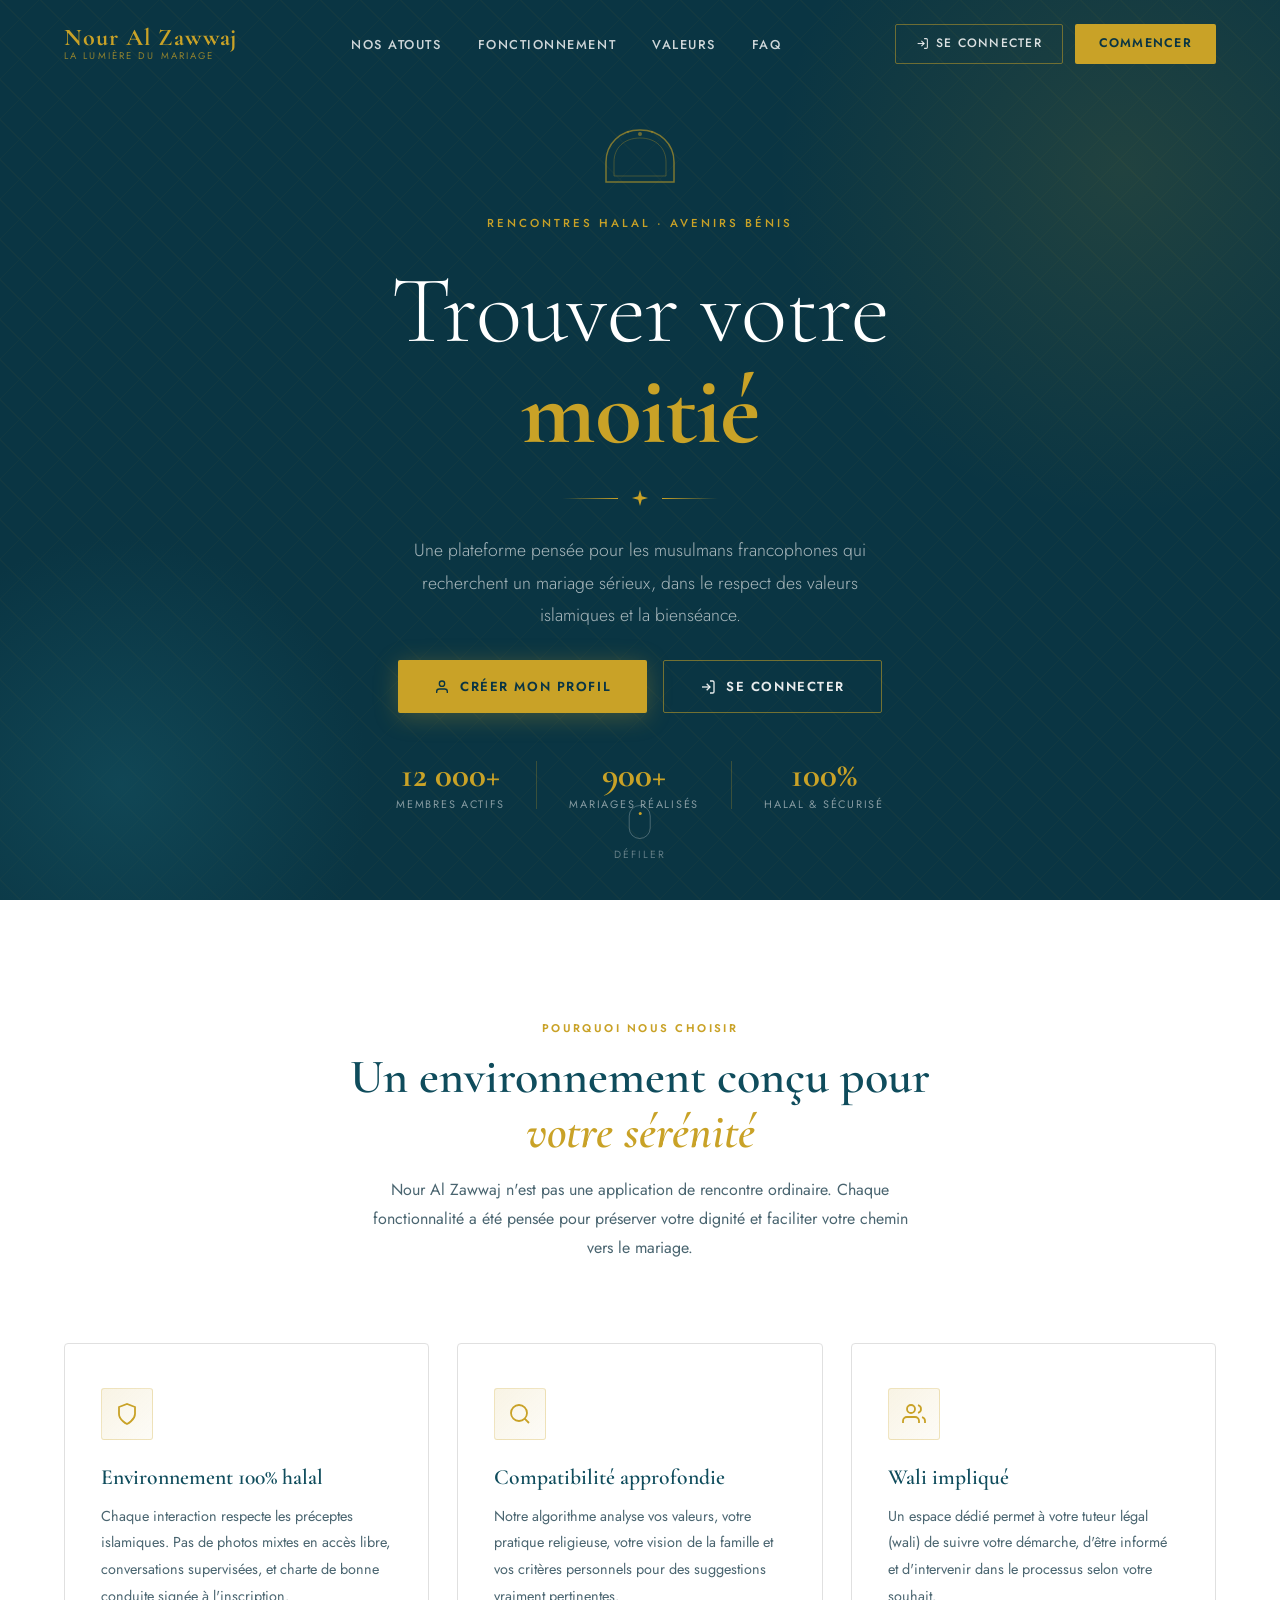
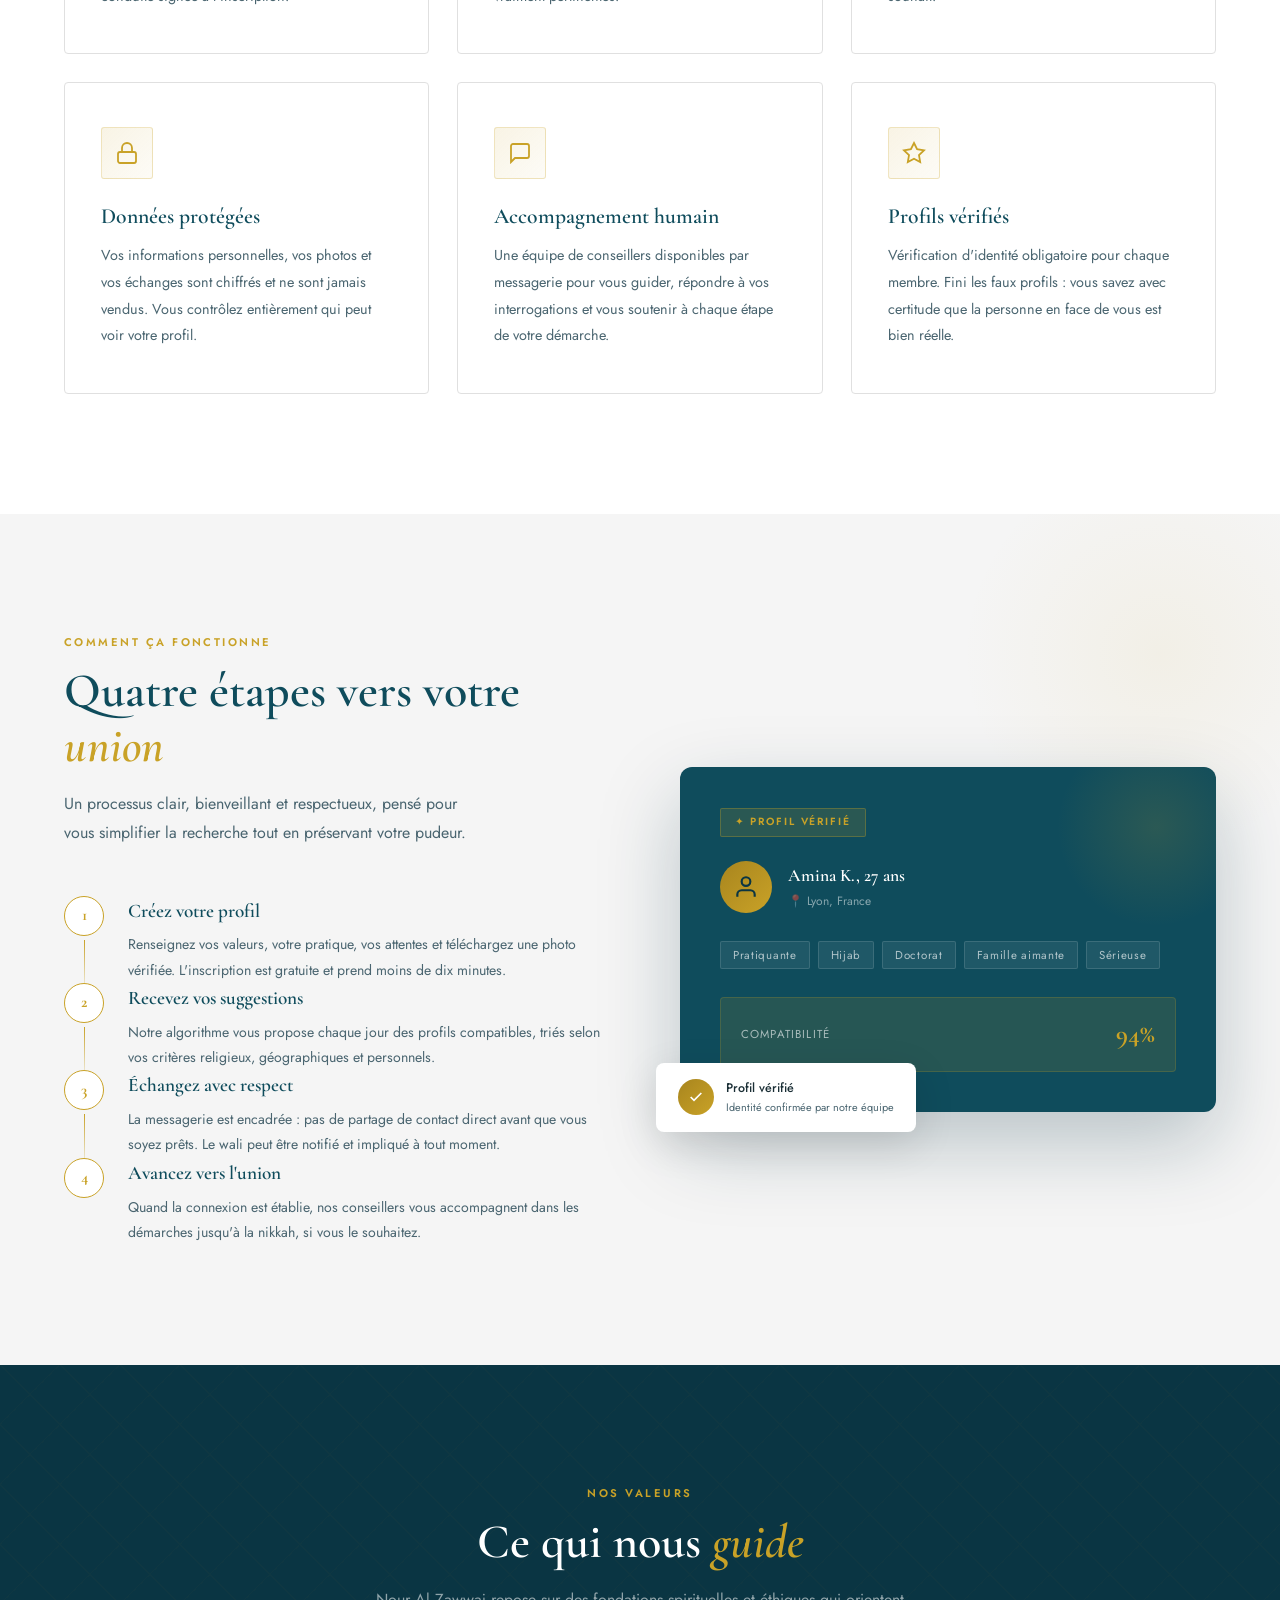
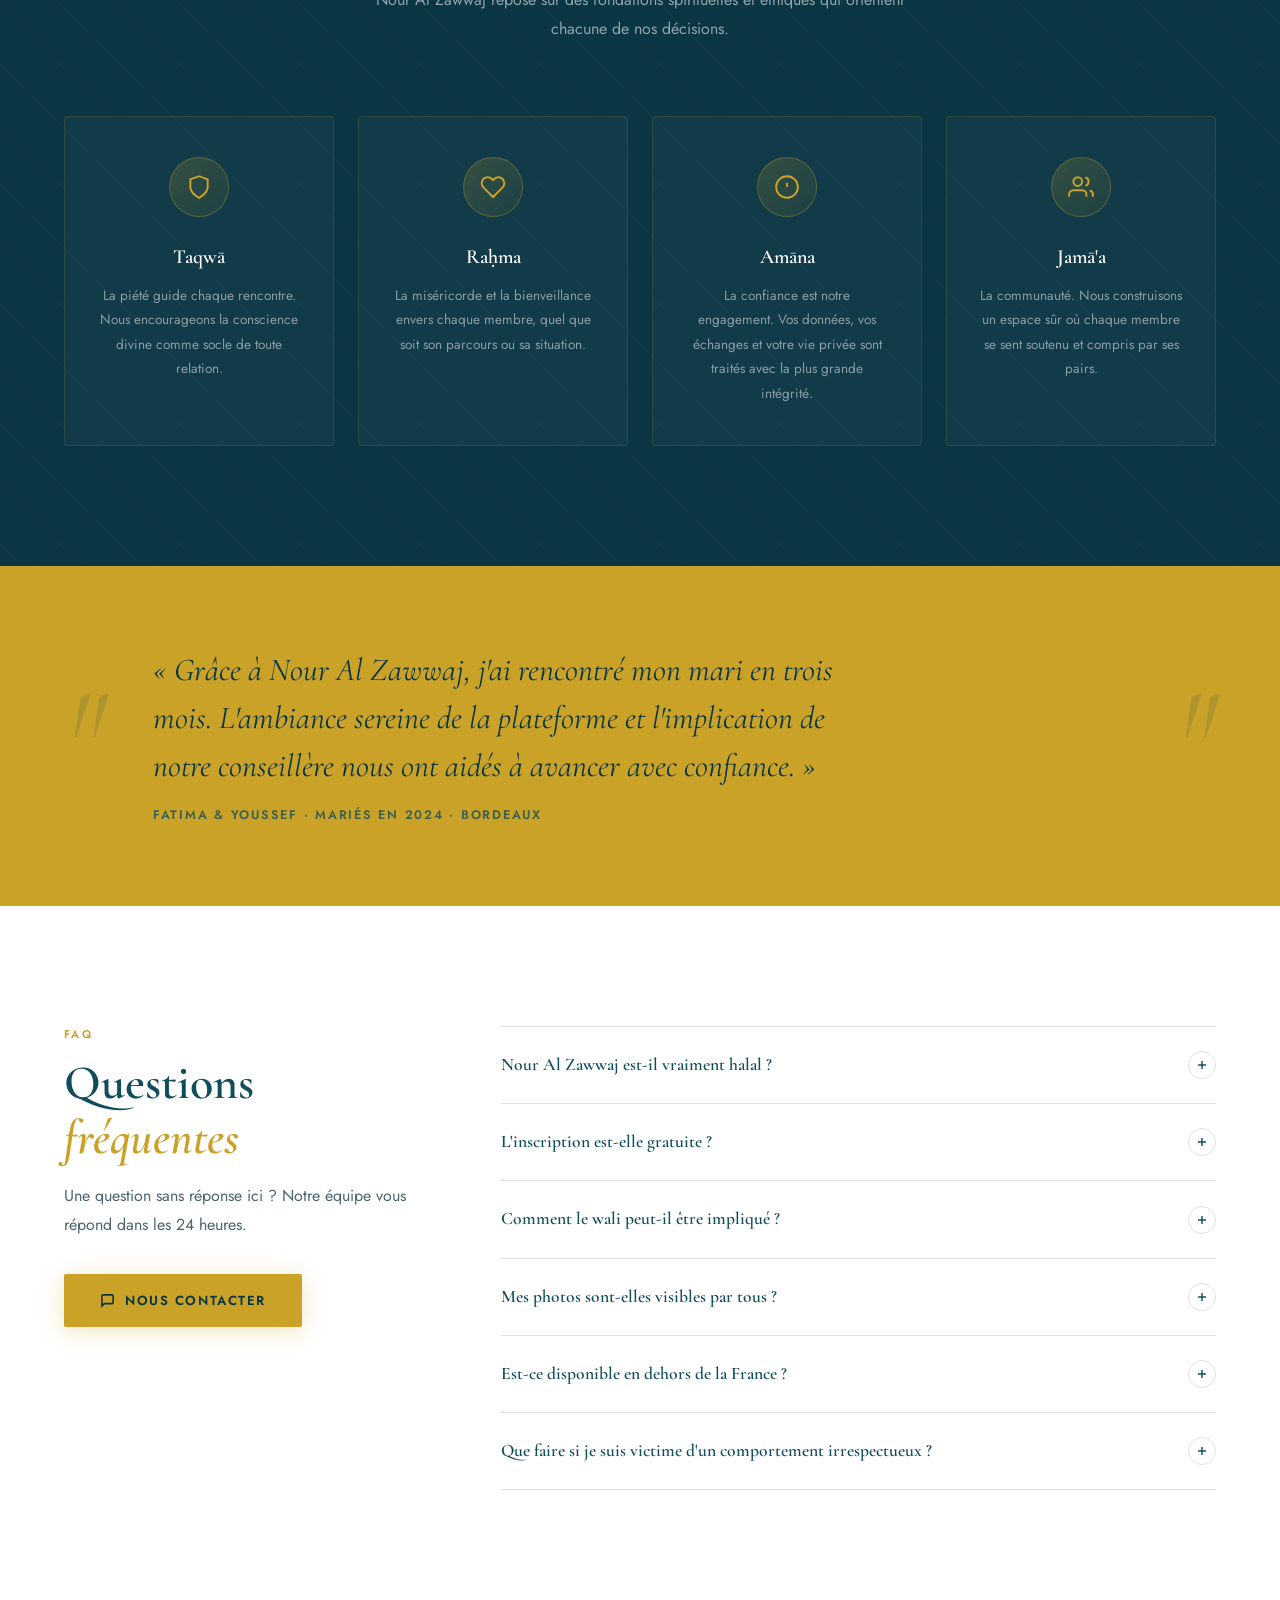
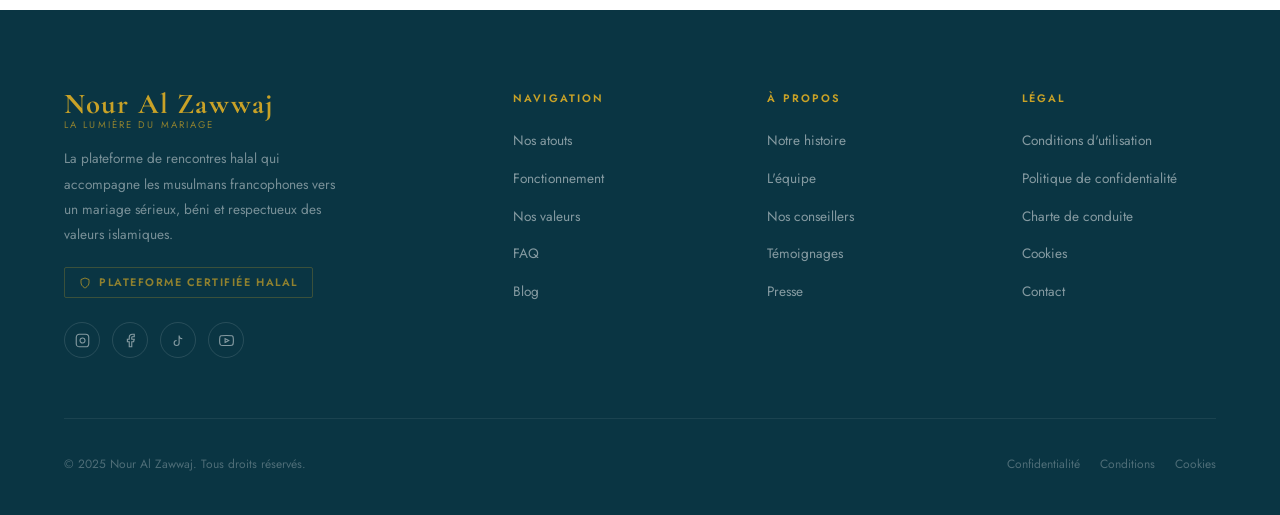
<file: index.html>
<!DOCTYPE html>
<html lang="fr">
<head>
  <meta charset="UTF-8" />
  <meta name="viewport" content="width=device-width, initial-scale=1.0" />
  <title>Nour Al Zawwaj – La Lumière du Mariage</title>
  <link rel="preconnect" href="https://fonts.googleapis.com" />
  <link rel="preconnect" href="https://fonts.gstatic.com" crossorigin />
  <link href="https://fonts.googleapis.com/css2?family=Cormorant+Garamond:ital,wght@0,300;0,400;0,600;0,700;1,400&family=Jost:wght@300;400;500;600&display=swap" rel="stylesheet" />

  <style>
    :root {
      --petrol:   #0F4C5C;
      --petrol-d: #0a3543;
      --petrol-l: #1a6070;
      --gold:     #C9A227;
      --gold-l:   #e0b93a;
      --gold-d:   #a8851e;
      --white:    #FFFFFF;
      --grey:     #F5F5F5;
      --grey-mid: #e0e0e0;
      --text:     #1a2e35;
      --text-m:   #4a6570;
      --ff-display: 'Cormorant Garamond', Georgia, serif;
      --ff-body:    'Jost', system-ui, sans-serif;
      --ease-out: cubic-bezier(0.22, 1, 0.36, 1);
    }

    *, *::before, *::after { box-sizing: border-box; margin: 0; padding: 0; }
    html { scroll-behavior: smooth; }
    body {
      font-family: var(--ff-body);
      color: var(--text);
      background: var(--white);
      overflow-x: hidden;
      line-height: 1.6;
    }
    img { display: block; max-width: 100%; }
    a { text-decoration: none; color: inherit; }
    ul { list-style: none; }
    button { cursor: pointer; border: none; background: none; font: inherit; }

    .container { width: min(1200px, 90vw); margin-inline: auto; }

    .section-label {
      font-family: var(--ff-body);
      font-size: 0.7rem;
      font-weight: 600;
      letter-spacing: 0.22em;
      text-transform: uppercase;
      color: var(--gold);
      margin-bottom: 12px;
    }
    .section-title {
      font-family: var(--ff-display);
      font-size: clamp(2rem, 4vw, 3rem);
      font-weight: 600;
      line-height: 1.15;
      color: var(--petrol);
    }
    .section-title em { font-style: italic; color: var(--gold); }
    .section-sub {
      font-size: 1rem;
      color: var(--text-m);
      max-width: 560px;
      margin-top: 16px;
      line-height: 1.8;
    }

    .reveal {
      opacity: 0;
      transform: translateY(32px);
      transition: opacity 0.7s var(--ease-out), transform 0.7s var(--ease-out);
    }
    .reveal.visible { opacity: 1; transform: translateY(0); }
    .reveal-delay-1 { transition-delay: 0.1s; }
    .reveal-delay-2 { transition-delay: 0.2s; }
    .reveal-delay-3 { transition-delay: 0.3s; }
    .reveal-delay-4 { transition-delay: 0.4s; }
    @media (prefers-reduced-motion: reduce) {
      .reveal { opacity: 1; transform: none; transition: none; }
    }

    /* ══ NAVBAR ══ */
    #navbar {
      position: fixed;
      top: 0; left: 0; right: 0;
      z-index: 100;
      transition: background 0.4s ease, box-shadow 0.4s ease, padding 0.3s ease;
      padding: 24px 0;
    }
    #navbar.scrolled {
      background: rgba(10, 53, 67, 0.97);
      backdrop-filter: blur(12px);
      box-shadow: 0 2px 32px rgba(0,0,0,0.18);
      padding: 14px 0;
    }
    .nav-inner { display: flex; align-items: center; justify-content: space-between; }
    .nav-logo { display: flex; flex-direction: column; line-height: 1; }
    .nav-logo-name {
      font-family: var(--ff-display);
      font-size: 1.5rem;
      font-weight: 700;
      color: var(--gold);
      letter-spacing: 0.04em;
    }
    .nav-logo-tagline {
      font-size: 0.6rem;
      letter-spacing: 0.22em;
      text-transform: uppercase;
      color: rgba(201,162,39,0.7);
      margin-top: 2px;
    }
    .nav-links { display: flex; align-items: center; gap: 36px; }
    .nav-links a {
      font-size: 0.8rem;
      font-weight: 500;
      letter-spacing: 0.12em;
      text-transform: uppercase;
      color: rgba(255,255,255,0.8);
      transition: color 0.25s;
      position: relative;
    }
    .nav-links a::after {
      content: '';
      position: absolute;
      bottom: -4px; left: 0; right: 100%;
      height: 1px;
      background: var(--gold);
      transition: right 0.3s var(--ease-out);
    }
    .nav-links a:hover { color: var(--gold); }
    .nav-links a:hover::after { right: 0; }

    /* ─── Groupe droite navbar : connexion + CTA ─── */
    .nav-right {
      display: flex;
      align-items: center;
      gap: 12px;
    }
    .nav-login {
      display: inline-flex;
      align-items: center;
      gap: 7px;
      padding: 9px 20px;
      border: 1px solid rgba(201,162,39,0.5);
      color: rgba(255,255,255,0.85);
      font-size: 0.76rem;
      font-weight: 500;
      letter-spacing: 0.1em;
      text-transform: uppercase;
      border-radius: 2px;
      transition: border-color 0.25s, color 0.25s, background 0.25s;
    }
    .nav-login svg { width: 13px; height: 13px; }
    .nav-login:hover {
      border-color: var(--gold);
      color: var(--gold);
      background: rgba(201,162,39,0.06);
    }
    .nav-cta {
      display: inline-flex;
      align-items: center;
      gap: 8px;
      padding: 10px 24px;
      background: var(--gold);
      color: var(--petrol-d);
      font-size: 0.78rem;
      font-weight: 600;
      letter-spacing: 0.1em;
      text-transform: uppercase;
      border-radius: 2px;
      transition: background 0.25s, transform 0.2s;
    }
    .nav-cta:hover { background: var(--gold-l); transform: translateY(-1px); }

    /* Hamburger */
    .nav-burger {
      display: none;
      flex-direction: column;
      gap: 5px;
      padding: 6px;
    }
    .nav-burger span {
      display: block;
      width: 26px; height: 2px;
      background: var(--gold);
      border-radius: 2px;
      transition: transform 0.3s, opacity 0.3s;
    }
    .nav-burger.open span:nth-child(1) { transform: translateY(7px) rotate(45deg); }
    .nav-burger.open span:nth-child(2) { opacity: 0; }
    .nav-burger.open span:nth-child(3) { transform: translateY(-7px) rotate(-45deg); }

    /* Menu mobile */
    .nav-mobile {
      display: none;
      position: fixed;
      inset: 0;
      background: var(--petrol-d);
      z-index: 99;
      flex-direction: column;
      align-items: center;
      justify-content: center;
      gap: 36px;
      opacity: 0;
      pointer-events: none;
      transition: opacity 0.3s;
    }
    .nav-mobile.open { opacity: 1; pointer-events: all; }
    .nav-mobile a {
      font-family: var(--ff-display);
      font-size: 2rem;
      font-weight: 400;
      color: var(--white);
      letter-spacing: 0.06em;
      transition: color 0.2s;
    }
    .nav-mobile a:hover { color: var(--gold); }

    /* Séparateur menu mobile */
    .nav-mobile-sep {
      width: 40px;
      height: 1px;
      background: rgba(201,162,39,0.25);
    }

    /* Bouton connexion dans le menu mobile */
    .nav-mobile-login {
      display: inline-flex;
      align-items: center;
      gap: 10px;
      padding: 14px 40px;
      border: 1.5px solid rgba(201,162,39,0.5);
      color: var(--gold);
      font-family: var(--ff-body);
      font-size: 0.85rem;
      font-weight: 600;
      letter-spacing: 0.14em;
      text-transform: uppercase;
      border-radius: 2px;
      transition: background 0.25s, border-color 0.25s;
    }
    .nav-mobile-login:hover { background: rgba(201,162,39,0.08); border-color: var(--gold); }
    .nav-mobile-login svg { width: 16px; height: 16px; }

    .nav-mobile .nav-cta {
      font-family: var(--ff-body);
      font-size: 0.85rem;
      padding: 14px 36px;
    }

    @media (max-width: 768px) {
      .nav-links { display: none; }
      .nav-right { display: none; }
      .nav-burger { display: flex; }
      .nav-mobile { display: flex; }
    }

    /* ══ HERO ══ */
    #hero {
      min-height: 100svh;
      background: var(--petrol-d);
      display: flex;
      align-items: center;
      justify-content: center;
      position: relative;
      overflow: hidden;
      padding: 120px 0 80px;
    }
    .hero-bg { position: absolute; inset: 0; overflow: hidden; }
    .hero-bg::before {
      content: '';
      position: absolute;
      top: -20%; right: -15%;
      width: 700px; height: 700px;
      border-radius: 50%;
      background: radial-gradient(circle, rgba(201,162,39,0.12) 0%, transparent 70%);
    }
    .hero-bg::after {
      content: '';
      position: absolute;
      bottom: -15%; left: -10%;
      width: 500px; height: 500px;
      border-radius: 50%;
      background: radial-gradient(circle, rgba(26,96,112,0.4) 0%, transparent 70%);
    }
    .hero-lattice {
      position: absolute;
      inset: 0;
      opacity: 0.04;
      background-image:
        repeating-linear-gradient(45deg, var(--gold) 0, var(--gold) 1px, transparent 0, transparent 50%),
        repeating-linear-gradient(-45deg, var(--gold) 0, var(--gold) 1px, transparent 0, transparent 50%);
      background-size: 40px 40px;
    }
    .hero-inner {
      position: relative;
      z-index: 2;
      text-align: center;
      display: flex;
      flex-direction: column;
      align-items: center;
      gap: 28px;
    }
    .hero-arch { width: 80px; opacity: 0.9; }
    .hero-eyebrow {
      font-size: 0.72rem;
      font-weight: 500;
      letter-spacing: 0.26em;
      text-transform: uppercase;
      color: var(--gold);
    }
    .hero-title {
      font-family: var(--ff-display);
      font-size: clamp(3rem, 8vw, 6rem);
      font-weight: 300;
      color: var(--white);
      line-height: 1.05;
      letter-spacing: -0.01em;
    }
    .hero-title strong { font-weight: 700; color: var(--gold); display: block; }
    .hero-subtitle {
      font-size: clamp(0.9rem, 2vw, 1.1rem);
      color: rgba(255,255,255,0.65);
      max-width: 500px;
      line-height: 1.85;
      font-weight: 300;
    }
    .hero-divider { display: flex; align-items: center; gap: 14px; }
    .hero-divider-line { width: 56px; height: 1px; background: linear-gradient(90deg, transparent, var(--gold)); }
    .hero-divider-line:last-child { background: linear-gradient(90deg, var(--gold), transparent); }
    .hero-divider svg { color: var(--gold); }

    .hero-actions { display: flex; gap: 16px; flex-wrap: wrap; justify-content: center; }

    .btn-primary {
      display: inline-flex;
      align-items: center;
      gap: 10px;
      padding: 16px 36px;
      background: var(--gold);
      color: var(--petrol-d);
      font-size: 0.82rem;
      font-weight: 600;
      letter-spacing: 0.12em;
      text-transform: uppercase;
      border-radius: 2px;
      transition: background 0.25s, transform 0.2s, box-shadow 0.25s;
      box-shadow: 0 4px 24px rgba(201,162,39,0.3);
    }
    .btn-primary:hover {
      background: var(--gold-l);
      transform: translateY(-2px);
      box-shadow: 0 8px 32px rgba(201,162,39,0.4);
    }

    /* ─── Bouton connexion hero ─── */
    .btn-login {
      display: inline-flex;
      align-items: center;
      gap: 10px;
      padding: 15px 36px;
      border: 1.5px solid rgba(201,162,39,0.55);
      color: rgba(255,255,255,0.9);
      font-size: 0.82rem;
      font-weight: 600;
      letter-spacing: 0.12em;
      text-transform: uppercase;
      border-radius: 2px;
      transition: border-color 0.25s, color 0.25s, background 0.25s, transform 0.2s;
    }
    .btn-login:hover {
      border-color: var(--gold);
      color: var(--gold);
      background: rgba(201,162,39,0.07);
      transform: translateY(-2px);
    }
    .btn-login svg { width: 16px; height: 16px; }

    .hero-stats { display: flex; gap: 32px; flex-wrap: wrap; justify-content: center; margin-top: 16px; }
    .hero-stat { text-align: center; }
    .hero-stat-num {
      font-family: var(--ff-display);
      font-size: 2.2rem;
      font-weight: 700;
      color: var(--gold);
      line-height: 1;
    }
    .hero-stat-label {
      font-size: 0.68rem;
      letter-spacing: 0.16em;
      text-transform: uppercase;
      color: rgba(255,255,255,0.5);
      margin-top: 4px;
    }
    .hero-stat-sep { width: 1px; height: 48px; background: rgba(201,162,39,0.25); align-self: center; }

    .scroll-indicator {
      position: absolute;
      bottom: 36px;
      left: 50%;
      transform: translateX(-50%);
      display: flex;
      flex-direction: column;
      align-items: center;
      gap: 8px;
      color: rgba(255,255,255,0.35);
      font-size: 0.65rem;
      letter-spacing: 0.2em;
      text-transform: uppercase;
    }
    .scroll-mouse { width: 22px; height: 34px; border: 1.5px solid rgba(255,255,255,0.25); border-radius: 11px; display: flex; justify-content: center; padding-top: 6px; }
    .scroll-dot { width: 3px; height: 3px; border-radius: 50%; background: var(--gold); animation: scrollBounce 2s infinite; }
    @keyframes scrollBounce {
      0%,100% { transform: translateY(0); opacity:1; }
      50%      { transform: translateY(8px); opacity:0.3; }
    }

    /* ══ POURQUOI ══ */
    #pourquoi { padding: 120px 0; background: var(--white); }
    .pourquoi-header { text-align: center; margin-bottom: 80px; }
    .cards-grid { display: grid; grid-template-columns: repeat(auto-fit, minmax(280px, 1fr)); gap: 28px; }
    .card {
      padding: 44px 36px;
      border: 1px solid var(--grey-mid);
      border-radius: 4px;
      position: relative;
      overflow: hidden;
      transition: border-color 0.3s, transform 0.35s var(--ease-out), box-shadow 0.35s;
      background: var(--white);
    }
    .card::before {
      content: '';
      position: absolute;
      bottom: 0; left: 0; right: 0;
      height: 3px;
      background: linear-gradient(90deg, var(--gold-d), var(--gold-l));
      transform: scaleX(0);
      transform-origin: left;
      transition: transform 0.4s var(--ease-out);
    }
    .card:hover { border-color: rgba(201,162,39,0.3); transform: translateY(-6px); box-shadow: 0 20px 60px rgba(15,76,92,0.1); }
    .card:hover::before { transform: scaleX(1); }
    .card-icon {
      width: 52px; height: 52px;
      background: linear-gradient(135deg, rgba(201,162,39,0.12), rgba(201,162,39,0.04));
      border: 1px solid rgba(201,162,39,0.25);
      border-radius: 3px;
      display: flex; align-items: center; justify-content: center;
      margin-bottom: 24px;
      color: var(--gold);
    }
    .card-icon svg { width: 24px; height: 24px; }
    .card-title { font-family: var(--ff-display); font-size: 1.35rem; font-weight: 600; color: var(--petrol); margin-bottom: 12px; line-height: 1.25; }
    .card-body { font-size: 0.9rem; color: var(--text-m); line-height: 1.85; }

    /* ══ COMMENT ══ */
    #comment { padding: 120px 0; background: var(--grey); position: relative; overflow: hidden; }
    #comment::before {
      content: '';
      position: absolute;
      top: -60px; right: -80px;
      width: 400px; height: 400px;
      border-radius: 50%;
      background: radial-gradient(circle, rgba(201,162,39,0.07) 0%, transparent 70%);
      pointer-events: none;
    }
    .comment-inner { display: grid; grid-template-columns: 1fr 1fr; gap: 80px; align-items: center; }
    .comment-left .section-sub { max-width: 420px; }
    .steps { display: flex; flex-direction: column; gap: 0; margin-top: 48px; }
    .step { display: flex; gap: 24px; position: relative; }
    .step:not(:last-child) .step-connector {
      position: absolute;
      left: 20px; top: 44px; bottom: -12px;
      width: 1px;
      background: linear-gradient(180deg, var(--gold), transparent);
    }
    .step-num {
      flex-shrink: 0;
      width: 40px; height: 40px;
      border: 1.5px solid var(--gold);
      border-radius: 50%;
      display: flex; align-items: center; justify-content: center;
      font-family: var(--ff-display);
      font-size: 1rem;
      font-weight: 700;
      color: var(--gold);
      background: var(--white);
      position: relative; z-index: 1;
    }
    .step-content { padding-bottom: 40px; }
    .step-content:last-child { padding-bottom: 0; }
    .step-title { font-family: var(--ff-display); font-size: 1.2rem; font-weight: 600; color: var(--petrol); margin-bottom: 6px; }
    .step-desc { font-size: 0.88rem; color: var(--text-m); line-height: 1.8; }
    .comment-visual { position: relative; }
    .comment-card-mock {
      background: var(--petrol);
      border-radius: 12px;
      padding: 40px;
      position: relative;
      overflow: hidden;
      box-shadow: 0 32px 80px rgba(10,53,67,0.25);
    }
    .comment-card-mock::before {
      content: '';
      position: absolute;
      top: -40px; right: -40px;
      width: 200px; height: 200px;
      border-radius: 50%;
      background: radial-gradient(circle, rgba(201,162,39,0.15), transparent 70%);
    }
    .mock-badge {
      display: inline-block;
      background: rgba(201,162,39,0.15);
      border: 1px solid rgba(201,162,39,0.3);
      color: var(--gold);
      font-size: 0.65rem;
      font-weight: 600;
      letter-spacing: 0.18em;
      text-transform: uppercase;
      padding: 5px 14px;
      border-radius: 2px;
      margin-bottom: 24px;
    }
    .mock-profile { display: flex; align-items: center; gap: 16px; margin-bottom: 28px; }
    .mock-avatar {
      width: 52px; height: 52px;
      border-radius: 50%;
      background: linear-gradient(135deg, var(--gold-d), var(--gold));
      display: flex; align-items: center; justify-content: center;
      color: var(--petrol-d);
    }
    .mock-avatar svg { width: 26px; height: 26px; }
    .mock-name { font-family: var(--ff-display); font-size: 1.1rem; color: var(--white); font-weight: 600; }
    .mock-loc { font-size: 0.75rem; color: rgba(255,255,255,0.5); margin-top: 2px; }
    .mock-tags { display: flex; flex-wrap: wrap; gap: 8px; margin-bottom: 28px; }
    .mock-tag {
      padding: 4px 12px;
      background: rgba(255,255,255,0.07);
      border: 1px solid rgba(255,255,255,0.12);
      border-radius: 2px;
      font-size: 0.72rem;
      color: rgba(255,255,255,0.65);
      letter-spacing: 0.06em;
    }
    .mock-compat {
      display: flex; align-items: center; justify-content: space-between;
      padding: 16px 20px;
      background: rgba(201,162,39,0.12);
      border: 1px solid rgba(201,162,39,0.2);
      border-radius: 4px;
    }
    .mock-compat-label { font-size: 0.72rem; color: rgba(255,255,255,0.6); letter-spacing: 0.1em; }
    .mock-compat-val { font-family: var(--ff-display); font-size: 1.6rem; font-weight: 700; color: var(--gold); }
    .comment-float {
      position: absolute;
      bottom: -20px; left: -24px;
      background: var(--white);
      border-radius: 8px;
      padding: 16px 22px;
      box-shadow: 0 12px 40px rgba(0,0,0,0.12);
      display: flex; align-items: center; gap: 12px;
    }
    .float-icon {
      width: 36px; height: 36px;
      background: linear-gradient(135deg, var(--gold-d), var(--gold));
      border-radius: 50%;
      display: flex; align-items: center; justify-content: center;
      color: var(--white);
    }
    .float-icon svg { width: 16px; height: 16px; }
    .float-text { font-size: 0.78rem; color: var(--text); font-weight: 500; }
    .float-text span { display: block; color: var(--text-m); font-size: 0.68rem; font-weight: 400; }
    @media (max-width: 900px) {
      .comment-inner { grid-template-columns: 1fr; gap: 60px; }
      .comment-visual { order: -1; }
    }

    /* ══ VALEURS ══ */
    #valeurs { padding: 120px 0; background: var(--petrol-d); position: relative; overflow: hidden; }
    #valeurs::before {
      content: '';
      position: absolute;
      inset: 0;
      opacity: 0.025;
      background-image:
        repeating-linear-gradient(45deg, var(--gold) 0, var(--gold) 1px, transparent 0, transparent 50%),
        repeating-linear-gradient(-45deg, var(--gold) 0, var(--gold) 1px, transparent 0, transparent 50%);
      background-size: 60px 60px;
    }
    .valeurs-header { text-align: center; margin-bottom: 72px; }
    .valeurs-header .section-title { color: var(--white); }
    .valeurs-header .section-sub { color: rgba(255,255,255,0.55); margin-inline: auto; text-align: center; }
    .valeurs-grid { display: grid; grid-template-columns: repeat(auto-fit, minmax(220px, 1fr)); gap: 24px; }
    .valeur-card {
      padding: 40px 32px;
      border: 1px solid rgba(201,162,39,0.15);
      border-radius: 4px;
      text-align: center;
      background: rgba(255,255,255,0.03);
      transition: background 0.3s, border-color 0.3s, transform 0.35s var(--ease-out);
      position: relative; overflow: hidden;
    }
    .valeur-card::after {
      content: '';
      position: absolute;
      inset: 0;
      background: radial-gradient(ellipse at center top, rgba(201,162,39,0.08) 0%, transparent 70%);
      opacity: 0;
      transition: opacity 0.35s;
    }
    .valeur-card:hover { background: rgba(255,255,255,0.06); border-color: rgba(201,162,39,0.35); transform: translateY(-4px); }
    .valeur-card:hover::after { opacity: 1; }
    .valeur-icon {
      width: 60px; height: 60px;
      margin: 0 auto 24px;
      border-radius: 50%;
      background: linear-gradient(135deg, rgba(201,162,39,0.2), rgba(201,162,39,0.06));
      border: 1px solid rgba(201,162,39,0.3);
      display: flex; align-items: center; justify-content: center;
      color: var(--gold);
      position: relative; z-index: 1;
    }
    .valeur-icon svg { width: 26px; height: 26px; }
    .valeur-name { font-family: var(--ff-display); font-size: 1.25rem; font-weight: 600; color: var(--white); margin-bottom: 10px; position: relative; z-index: 1; }
    .valeur-desc { font-size: 0.85rem; color: rgba(255,255,255,0.5); line-height: 1.8; position: relative; z-index: 1; }

    /* ══ TÉMOIGNAGE ══ */
    #temoignage { background: var(--gold); padding: 80px 0; overflow: hidden; }
    .temoignage-inner { display: grid; grid-template-columns: auto 1fr auto; align-items: center; gap: 48px; }
    .temoignage-quote { font-family: var(--ff-display); font-size: clamp(1.4rem, 3vw, 2rem); font-style: italic; font-weight: 400; color: var(--petrol-d); line-height: 1.5; max-width: 700px; }
    .temoignage-attr { font-size: 0.78rem; font-weight: 600; letter-spacing: 0.14em; text-transform: uppercase; color: var(--petrol); margin-top: 16px; opacity: 0.75; }
    .temoignage-ornament { font-family: var(--ff-display); font-size: 8rem; line-height: 1; color: rgba(15,76,92,0.15); font-style: italic; user-select: none; }
    @media (max-width: 700px) {
      .temoignage-inner { grid-template-columns: 1fr; text-align: center; }
      .temoignage-ornament { display: none; }
    }

    /* ══ FAQ ══ */
    #faq { padding: 120px 0; background: var(--white); }
    .faq-inner { display: grid; grid-template-columns: 1fr 2fr; gap: 80px; align-items: start; }
    .faq-left { position: sticky; top: 100px; }
    .faq-list { display: flex; flex-direction: column; gap: 0; }
    .faq-item { border-bottom: 1px solid var(--grey-mid); }
    .faq-item:first-child { border-top: 1px solid var(--grey-mid); }
    .faq-q {
      width: 100%;
      text-align: left;
      padding: 24px 0;
      display: flex; align-items: center; justify-content: space-between; gap: 20px;
      font-family: var(--ff-display);
      font-size: 1.1rem;
      font-weight: 600;
      color: var(--petrol);
      background: none;
      cursor: pointer;
      transition: color 0.25s;
    }
    .faq-q:hover { color: var(--gold-d); }
    .faq-q.active { color: var(--gold-d); }
    .faq-icon {
      flex-shrink: 0;
      width: 28px; height: 28px;
      border: 1px solid var(--grey-mid);
      border-radius: 50%;
      display: flex; align-items: center; justify-content: center;
      color: var(--petrol);
      transition: background 0.25s, border-color 0.25s, transform 0.35s var(--ease-out);
    }
    .faq-q.active .faq-icon { background: var(--gold); border-color: var(--gold); color: var(--white); transform: rotate(45deg); }
    .faq-icon svg { width: 14px; height: 14px; }
    .faq-a { overflow: hidden; max-height: 0; transition: max-height 0.45s var(--ease-out); }
    .faq-a.open { max-height: 400px; }
    .faq-a-inner { padding-bottom: 24px; font-size: 0.9rem; color: var(--text-m); line-height: 1.9; }
    @media (max-width: 800px) { .faq-inner { grid-template-columns: 1fr; gap: 48px; } .faq-left { position: static; } }

    /* ══ FOOTER ══ */
    #footer { background: var(--petrol-d); color: rgba(255,255,255,0.6); padding: 80px 0 40px; }
    .footer-top { display: grid; grid-template-columns: 2fr 1fr 1fr 1fr; gap: 60px; padding-bottom: 60px; border-bottom: 1px solid rgba(255,255,255,0.07); }
    .footer-brand .nav-logo-name { font-size: 1.8rem; }
    .footer-brand-desc { font-size: 0.85rem; line-height: 1.85; margin-top: 16px; max-width: 280px; color: rgba(255,255,255,0.45); }
    .footer-socials { display: flex; gap: 12px; margin-top: 24px; }
    .footer-social {
      width: 36px; height: 36px;
      border: 1px solid rgba(255,255,255,0.12);
      border-radius: 50%;
      display: flex; align-items: center; justify-content: center;
      color: rgba(255,255,255,0.5);
      transition: border-color 0.25s, color 0.25s;
    }
    .footer-social:hover { border-color: var(--gold); color: var(--gold); }
    .footer-social svg { width: 15px; height: 15px; }
    .footer-col-title { font-family: var(--ff-body); font-size: 0.68rem; font-weight: 600; letter-spacing: 0.2em; text-transform: uppercase; color: var(--gold); margin-bottom: 20px; }
    .footer-col ul { display: flex; flex-direction: column; gap: 12px; }
    .footer-col ul a { font-size: 0.85rem; color: rgba(255,255,255,0.5); transition: color 0.25s; }
    .footer-col ul a:hover { color: var(--gold); }
    .footer-bottom { display: flex; align-items: center; justify-content: space-between; padding-top: 36px; font-size: 0.75rem; color: rgba(255,255,255,0.28); flex-wrap: wrap; gap: 12px; }
    .footer-bottom-links { display: flex; gap: 20px; }
    .footer-bottom-links a { color: rgba(255,255,255,0.28); transition: color 0.25s; }
    .footer-bottom-links a:hover { color: var(--gold); }
    .halal-badge { display: inline-flex; align-items: center; gap: 8px; padding: 6px 14px; border: 1px solid rgba(201,162,39,0.25); border-radius: 2px; margin-top: 20px; font-size: 0.68rem; font-weight: 600; letter-spacing: 0.14em; text-transform: uppercase; color: rgba(201,162,39,0.7); }
    @media (max-width: 900px) { .footer-top { grid-template-columns: 1fr 1fr; gap: 40px; } }
    @media (max-width: 550px) { .footer-top { grid-template-columns: 1fr; } .footer-bottom { flex-direction: column; text-align: center; } }
    @media (max-width: 600px) { #pourquoi, #comment, #valeurs, #faq { padding: 80px 0; } #temoignage { padding: 60px 0; } }
  </style>
</head>
<body>

<!-- NAVBAR -->
<nav id="navbar">
  <div class="container nav-inner">
    <a href="#" class="nav-logo">
      <span class="nav-logo-name">Nour Al Zawwaj</span>
      <span class="nav-logo-tagline">La lumière du mariage</span>
    </a>

    <ul class="nav-links">
      <li><a href="#pourquoi">Nos atouts</a></li>
      <li><a href="#comment">Fonctionnement</a></li>
      <li><a href="#valeurs">Valeurs</a></li>
      <li><a href="#faq">FAQ</a></li>
    </ul>

    <!-- ── Boutons droite bureau ── -->
    <div class="nav-right">
      <a href="connexion.html" class="nav-login">
        <svg viewBox="0 0 24 24" fill="none" stroke="currentColor" stroke-width="2"><path d="M15 3h4a2 2 0 0 1 2 2v14a2 2 0 0 1-2 2h-4"/><polyline points="10 17 15 12 10 7"/><line x1="15" y1="12" x2="3" y2="12"/></svg>
        Se connecter
      </a>
      <a href="choix.html" class="nav-cta">Commencer</a>
    </div>

    <button class="nav-burger" id="burger" aria-label="Menu">
      <span></span><span></span><span></span>
    </button>
  </div>
</nav>

<!-- Menu mobile -->
<div class="nav-mobile" id="mobile-menu">
  <a href="#pourquoi" class="mobile-link">Nos atouts</a>
  <a href="#comment" class="mobile-link">Fonctionnement</a>
  <a href="#valeurs" class="mobile-link">Valeurs</a>
  <a href="#faq" class="mobile-link">FAQ</a>

  <!-- ── Séparateur ── -->
  <div class="nav-mobile-sep"></div>

  <!-- ── Connexion dans le menu mobile ── -->
  <a href="connexion.html" class="nav-mobile-login mobile-link">
    <svg viewBox="0 0 24 24" fill="none" stroke="currentColor" stroke-width="2"><path d="M15 3h4a2 2 0 0 1 2 2v14a2 2 0 0 1-2 2h-4"/><polyline points="10 17 15 12 10 7"/><line x1="15" y1="12" x2="3" y2="12"/></svg>
    Se connecter
  </a>
  <a href="choix.html" class="nav-cta mobile-link">Créer mon profil</a>
</div>

<!-- HERO -->
<section id="hero">
  <div class="hero-bg"><div class="hero-lattice"></div></div>
  <div class="container hero-inner">
    <svg class="hero-arch reveal" viewBox="0 0 80 60" fill="none">
      <path d="M40 4 C20 4 6 18 6 36 L6 56 L74 56 L74 36 C74 18 60 4 40 4Z" stroke="#C9A227" stroke-width="1.5" fill="none" stroke-opacity="0.6"/>
      <path d="M40 12 C24 12 14 22 14 36 L14 50 L66 50 L66 36 C66 22 56 12 40 12Z" stroke="#C9A227" stroke-width="1" fill="none" stroke-opacity="0.3"/>
      <circle cx="40" cy="8" r="2" fill="#C9A227" fill-opacity="0.5"/>
      <circle cx="28" cy="6" r="1.2" fill="#C9A227" fill-opacity="0.3"/>
      <circle cx="52" cy="6" r="1.2" fill="#C9A227" fill-opacity="0.3"/>
    </svg>

    <p class="hero-eyebrow reveal reveal-delay-1">Rencontres Halal · Avenirs Bénis</p>

    <h1 class="hero-title reveal reveal-delay-2">
      Trouver votre
      <strong>moitié</strong>
    </h1>

    <div class="hero-divider reveal reveal-delay-2">
      <div class="hero-divider-line"></div>
      <svg width="16" height="16" viewBox="0 0 16 16" fill="none">
        <path d="M8 0L9.8 6.2L16 8L9.8 9.8L8 16L6.2 9.8L0 8L6.2 6.2L8 0Z" fill="currentColor"/>
      </svg>
      <div class="hero-divider-line" style="background:linear-gradient(90deg,var(--gold),transparent)"></div>
    </div>

    <p class="hero-subtitle reveal reveal-delay-3">
      Une plateforme pensée pour les musulmans francophones qui recherchent un mariage sérieux, dans le respect des valeurs islamiques et la bienséance.
    </p>

    <div class="hero-actions reveal reveal-delay-4">
      <!-- Créer mon profil -->
      <a href="choix.html" class="btn-primary">
        <svg width="16" height="16" viewBox="0 0 24 24" fill="none" stroke="currentColor" stroke-width="2"><path d="M20 21v-2a4 4 0 0 0-4-4H8a4 4 0 0 0-4 4v2"/><circle cx="12" cy="7" r="4"/></svg>
        Créer mon profil
      </a>
      <!-- ── NOUVEAU : Se connecter ── -->
      <a href="connexion.html" class="btn-login">
        <svg viewBox="0 0 24 24" fill="none" stroke="currentColor" stroke-width="2"><path d="M15 3h4a2 2 0 0 1 2 2v14a2 2 0 0 1-2 2h-4"/><polyline points="10 17 15 12 10 7"/><line x1="15" y1="12" x2="3" y2="12"/></svg>
        Se connecter
      </a>
    </div>

    <div class="hero-stats reveal reveal-delay-4">
      <div class="hero-stat">
        <div class="hero-stat-num">12 000+</div>
        <div class="hero-stat-label">Membres actifs</div>
      </div>
      <div class="hero-stat-sep"></div>
      <div class="hero-stat">
        <div class="hero-stat-num">900+</div>
        <div class="hero-stat-label">Mariages réalisés</div>
      </div>
      <div class="hero-stat-sep"></div>
      <div class="hero-stat">
        <div class="hero-stat-num">100%</div>
        <div class="hero-stat-label">Halal & sécurisé</div>
      </div>
    </div>
  </div>
  <div class="scroll-indicator">
    <div class="scroll-mouse"><div class="scroll-dot"></div></div>
    <span>Défiler</span>
  </div>
</section>

<!-- POURQUOI -->
<section id="pourquoi">
  <div class="container">
    <div class="pourquoi-header">
      <p class="section-label reveal">Pourquoi nous choisir</p>
      <h2 class="section-title reveal reveal-delay-1">Un environnement conçu pour<br><em>votre sérénité</em></h2>
      <p class="section-sub reveal reveal-delay-2" style="margin-inline:auto;text-align:center;">
        Nour Al Zawwaj n'est pas une application de rencontre ordinaire. Chaque fonctionnalité a été pensée pour préserver votre dignité et faciliter votre chemin vers le mariage.
      </p>
    </div>
    <div class="cards-grid">
      <div class="card reveal">
        <div class="card-icon"><svg viewBox="0 0 24 24" fill="none" stroke="currentColor" stroke-width="1.8"><path d="M12 22s8-4 8-10V5l-8-3-8 3v7c0 6 8 10 8 10z"/></svg></div>
        <h3 class="card-title">Environnement 100% halal</h3>
        <p class="card-body">Chaque interaction respecte les préceptes islamiques. Pas de photos mixtes en accès libre, conversations supervisées, et charte de bonne conduite signée à l'inscription.</p>
      </div>
      <div class="card reveal reveal-delay-1">
        <div class="card-icon"><svg viewBox="0 0 24 24" fill="none" stroke="currentColor" stroke-width="1.8"><circle cx="11" cy="11" r="8"/><path d="m21 21-4.35-4.35"/></svg></div>
        <h3 class="card-title">Compatibilité approfondie</h3>
        <p class="card-body">Notre algorithme analyse vos valeurs, votre pratique religieuse, votre vision de la famille et vos critères personnels pour des suggestions vraiment pertinentes.</p>
      </div>
      <div class="card reveal reveal-delay-2">
        <div class="card-icon"><svg viewBox="0 0 24 24" fill="none" stroke="currentColor" stroke-width="1.8"><path d="M17 21v-2a4 4 0 0 0-4-4H5a4 4 0 0 0-4 4v2"/><circle cx="9" cy="7" r="4"/><path d="M23 21v-2a4 4 0 0 0-3-3.87"/><path d="M16 3.13a4 4 0 0 1 0 7.75"/></svg></div>
        <h3 class="card-title">Wali impliqué</h3>
        <p class="card-body">Un espace dédié permet à votre tuteur légal (wali) de suivre votre démarche, d'être informé et d'intervenir dans le processus selon votre souhait.</p>
      </div>
      <div class="card reveal">
        <div class="card-icon"><svg viewBox="0 0 24 24" fill="none" stroke="currentColor" stroke-width="1.8"><rect x="3" y="11" width="18" height="11" rx="2"/><path d="M7 11V7a5 5 0 0 1 10 0v4"/></svg></div>
        <h3 class="card-title">Données protégées</h3>
        <p class="card-body">Vos informations personnelles, vos photos et vos échanges sont chiffrés et ne sont jamais vendus. Vous contrôlez entièrement qui peut voir votre profil.</p>
      </div>
      <div class="card reveal reveal-delay-1">
        <div class="card-icon"><svg viewBox="0 0 24 24" fill="none" stroke="currentColor" stroke-width="1.8"><path d="M21 15a2 2 0 0 1-2 2H7l-4 4V5a2 2 0 0 1 2-2h14a2 2 0 0 1 2 2z"/></svg></div>
        <h3 class="card-title">Accompagnement humain</h3>
        <p class="card-body">Une équipe de conseillers disponibles par messagerie pour vous guider, répondre à vos interrogations et vous soutenir à chaque étape de votre démarche.</p>
      </div>
      <div class="card reveal reveal-delay-2">
        <div class="card-icon"><svg viewBox="0 0 24 24" fill="none" stroke="currentColor" stroke-width="1.8"><polygon points="12 2 15.09 8.26 22 9.27 17 14.14 18.18 21.02 12 17.77 5.82 21.02 7 14.14 2 9.27 8.91 8.26 12 2"/></svg></div>
        <h3 class="card-title">Profils vérifiés</h3>
        <p class="card-body">Vérification d'identité obligatoire pour chaque membre. Fini les faux profils : vous savez avec certitude que la personne en face de vous est bien réelle.</p>
      </div>
    </div>
  </div>
</section>

<!-- COMMENT ÇA FONCTIONNE -->
<section id="comment">
  <div class="container comment-inner">
    <div class="comment-left">
      <p class="section-label reveal">Comment ça fonctionne</p>
      <h2 class="section-title reveal reveal-delay-1">Quatre étapes vers votre <em>union</em></h2>
      <p class="section-sub reveal reveal-delay-2">Un processus clair, bienveillant et respectueux, pensé pour vous simplifier la recherche tout en préservant votre pudeur.</p>
      <div class="steps">
        <div class="step reveal reveal-delay-1">
          <div class="step-num">1</div><div class="step-connector"></div>
          <div class="step-content"><h3 class="step-title">Créez votre profil</h3><p class="step-desc">Renseignez vos valeurs, votre pratique, vos attentes et téléchargez une photo vérifiée. L'inscription est gratuite et prend moins de dix minutes.</p></div>
        </div>
        <div class="step reveal reveal-delay-2">
          <div class="step-num">2</div><div class="step-connector"></div>
          <div class="step-content"><h3 class="step-title">Recevez vos suggestions</h3><p class="step-desc">Notre algorithme vous propose chaque jour des profils compatibles, triés selon vos critères religieux, géographiques et personnels.</p></div>
        </div>
        <div class="step reveal reveal-delay-3">
          <div class="step-num">3</div><div class="step-connector"></div>
          <div class="step-content"><h3 class="step-title">Échangez avec respect</h3><p class="step-desc">La messagerie est encadrée : pas de partage de contact direct avant que vous soyez prêts. Le wali peut être notifié et impliqué à tout moment.</p></div>
        </div>
        <div class="step reveal reveal-delay-4">
          <div class="step-num">4</div>
          <div class="step-content"><h3 class="step-title">Avancez vers l'union</h3><p class="step-desc">Quand la connexion est établie, nos conseillers vous accompagnent dans les démarches jusqu'à la nikkah, si vous le souhaitez.</p></div>
        </div>
      </div>
    </div>
    <div class="comment-visual reveal reveal-delay-2">
      <div class="comment-card-mock">
        <div class="mock-badge">✦ Profil vérifié</div>
        <div class="mock-profile">
          <div class="mock-avatar"><svg viewBox="0 0 24 24" fill="none" stroke="currentColor" stroke-width="2"><path d="M20 21v-2a4 4 0 0 0-4-4H8a4 4 0 0 0-4 4v2"/><circle cx="12" cy="7" r="4"/></svg></div>
          <div><div class="mock-name">Amina K., 27 ans</div><div class="mock-loc">📍 Lyon, France</div></div>
        </div>
        <div class="mock-tags">
          <span class="mock-tag">Pratiquante</span>
          <span class="mock-tag">Hijab</span>
          <span class="mock-tag">Doctorat</span>
          <span class="mock-tag">Famille aimante</span>
          <span class="mock-tag">Sérieuse</span>
        </div>
        <div class="mock-compat">
          <div><div class="mock-compat-label">COMPATIBILITÉ</div></div>
          <div class="mock-compat-val">94%</div>
        </div>
      </div>
      <div class="comment-float">
        <div class="float-icon"><svg viewBox="0 0 24 24" fill="none" stroke="currentColor" stroke-width="2.5"><polyline points="20 6 9 17 4 12"/></svg></div>
        <div class="float-text">Profil vérifié<span>Identité confirmée par notre équipe</span></div>
      </div>
    </div>
  </div>
</section>

<!-- VALEURS -->
<section id="valeurs">
  <div class="container">
    <div class="valeurs-header">
      <p class="section-label reveal">Nos valeurs</p>
      <h2 class="section-title reveal reveal-delay-1">Ce qui nous <em>guide</em></h2>
      <p class="section-sub reveal reveal-delay-2">Nour Al Zawwaj repose sur des fondations spirituelles et éthiques qui orientent chacune de nos décisions.</p>
    </div>
    <div class="valeurs-grid">
      <div class="valeur-card reveal">
        <div class="valeur-icon"><svg viewBox="0 0 24 24" fill="none" stroke="currentColor" stroke-width="1.8"><path d="M12 22s8-4 8-10V5l-8-3-8 3v7c0 6 8 10 8 10z"/></svg></div>
        <h3 class="valeur-name">Taqwā</h3>
        <p class="valeur-desc">La piété guide chaque rencontre. Nous encourageons la conscience divine comme socle de toute relation.</p>
      </div>
      <div class="valeur-card reveal reveal-delay-1">
        <div class="valeur-icon"><svg viewBox="0 0 24 24" fill="none" stroke="currentColor" stroke-width="1.8"><path d="M20.84 4.61a5.5 5.5 0 0 0-7.78 0L12 5.67l-1.06-1.06a5.5 5.5 0 0 0-7.78 7.78l1.06 1.06L12 21.23l7.78-7.78 1.06-1.06a5.5 5.5 0 0 0 0-7.78z"/></svg></div>
        <h3 class="valeur-name">Raḥma</h3>
        <p class="valeur-desc">La miséricorde et la bienveillance envers chaque membre, quel que soit son parcours ou sa situation.</p>
      </div>
      <div class="valeur-card reveal reveal-delay-2">
        <div class="valeur-icon"><svg viewBox="0 0 24 24" fill="none" stroke="currentColor" stroke-width="1.8"><circle cx="12" cy="12" r="10"/><line x1="12" y1="8" x2="12" y2="12"/><line x1="12" y1="16" x2="12.01" y2="16"/></svg></div>
        <h3 class="valeur-name">Amāna</h3>
        <p class="valeur-desc">La confiance est notre engagement. Vos données, vos échanges et votre vie privée sont traités avec la plus grande intégrité.</p>
      </div>
      <div class="valeur-card reveal reveal-delay-3">
        <div class="valeur-icon"><svg viewBox="0 0 24 24" fill="none" stroke="currentColor" stroke-width="1.8"><path d="M17 21v-2a4 4 0 0 0-4-4H5a4 4 0 0 0-4 4v2"/><circle cx="9" cy="7" r="4"/><path d="M23 21v-2a4 4 0 0 0-3-3.87"/><path d="M16 3.13a4 4 0 0 1 0 7.75"/></svg></div>
        <h3 class="valeur-name">Jamā'a</h3>
        <p class="valeur-desc">La communauté. Nous construisons un espace sûr où chaque membre se sent soutenu et compris par ses pairs.</p>
      </div>
    </div>
  </div>
</section>

<!-- TÉMOIGNAGE -->
<section id="temoignage">
  <div class="container">
    <div class="temoignage-inner">
      <div class="temoignage-ornament">"</div>
      <div>
        <p class="temoignage-quote">« Grâce à Nour Al Zawwaj, j'ai rencontré mon mari en trois mois. L'ambiance sereine de la plateforme et l'implication de notre conseillère nous ont aidés à avancer avec confiance. »</p>
        <p class="temoignage-attr">Fatima & Youssef · Mariés en 2024 · Bordeaux</p>
      </div>
      <div class="temoignage-ornament">"</div>
    </div>
  </div>
</section>

<!-- FAQ -->
<section id="faq">
  <div class="container">
    <div class="faq-inner">
      <div class="faq-left">
        <p class="section-label reveal">FAQ</p>
        <h2 class="section-title reveal reveal-delay-1">Questions <em>fréquentes</em></h2>
        <p class="section-sub reveal reveal-delay-2">Une question sans réponse ici ? Notre équipe vous répond dans les 24 heures.</p>
        <br/>
        <a href="connexion.html" class="btn-primary reveal reveal-delay-3" style="display:inline-flex;margin-top:8px;">
          <svg width="15" height="15" viewBox="0 0 24 24" fill="none" stroke="currentColor" stroke-width="2.5"><path d="M21 15a2 2 0 0 1-2 2H7l-4 4V5a2 2 0 0 1 2-2h14a2 2 0 0 1 2 2z"/></svg>
          Nous contacter
        </a>
      </div>
      <div class="faq-list">
        <div class="faq-item reveal">
          <button class="faq-q" aria-expanded="false"><span>Nour Al Zawwaj est-il vraiment halal ?</span><div class="faq-icon"><svg viewBox="0 0 24 24" fill="none" stroke="currentColor" stroke-width="2.5"><line x1="12" y1="5" x2="12" y2="19"/><line x1="5" y1="12" x2="19" y2="12"/></svg></div></button>
          <div class="faq-a"><div class="faq-a-inner">Oui. La plateforme a été conçue dès le départ pour respecter les préceptes islamiques : pas de contact direct entre hommes et femmes non mahrams sans supervision, obligation de mentionner ses intentions matrimoniales, possibilité d'impliquer le wali, et charte de conduite stricte. Nous collaborons avec des conseillers religieux pour garantir cette conformité.</div></div>
        </div>
        <div class="faq-item reveal reveal-delay-1">
          <button class="faq-q" aria-expanded="false"><span>L'inscription est-elle gratuite ?</span><div class="faq-icon"><svg viewBox="0 0 24 24" fill="none" stroke="currentColor" stroke-width="2.5"><line x1="12" y1="5" x2="12" y2="19"/><line x1="5" y1="12" x2="19" y2="12"/></svg></div></button>
          <div class="faq-a"><div class="faq-a-inner">L'inscription et la création de profil sont entièrement gratuites. Un abonnement premium optionnel débloque des fonctionnalités avancées comme les suggestions illimitées, la mise en avant du profil et l'accès à notre service de conseil personnalisé.</div></div>
        </div>
        <div class="faq-item reveal reveal-delay-2">
          <button class="faq-q" aria-expanded="false"><span>Comment le wali peut-il être impliqué ?</span><div class="faq-icon"><svg viewBox="0 0 24 24" fill="none" stroke="currentColor" stroke-width="2.5"><line x1="12" y1="5" x2="12" y2="19"/><line x1="5" y1="12" x2="19" y2="12"/></svg></div></button>
          <div class="faq-a"><div class="faq-a-inner">Lors de l'inscription, vous pouvez renseigner l'adresse e-mail de votre wali (père, frère, oncle…). Il recevra des notifications à chaque étape importante que vous choisissez de partager, pourra consulter les profils qui vous ont été proposés et valider les échanges. Tout reste sous votre contrôle.</div></div>
        </div>
        <div class="faq-item reveal">
          <button class="faq-q" aria-expanded="false"><span>Mes photos sont-elles visibles par tous ?</span><div class="faq-icon"><svg viewBox="0 0 24 24" fill="none" stroke="currentColor" stroke-width="2.5"><line x1="12" y1="5" x2="12" y2="19"/><line x1="5" y1="12" x2="19" y2="12"/></svg></div></button>
          <div class="faq-a"><div class="faq-a-inner">Non. Par défaut, votre photo principale est visible uniquement par les membres du même genre que vous qui ont été validés. Vous pouvez choisir de la rendre visible uniquement après une demande acceptée. Les femmes portant le voile peuvent paramétrer leur visibilité très précisément.</div></div>
        </div>
        <div class="faq-item reveal reveal-delay-1">
          <button class="faq-q" aria-expanded="false"><span>Est-ce disponible en dehors de la France ?</span><div class="faq-icon"><svg viewBox="0 0 24 24" fill="none" stroke="currentColor" stroke-width="2.5"><line x1="12" y1="5" x2="12" y2="19"/><line x1="5" y1="12" x2="19" y2="12"/></svg></div></button>
          <div class="faq-a"><div class="faq-a-inner">Nour Al Zawwaj est disponible dans toute la francophonie : France, Belgique, Suisse, Maroc, Algérie, Tunisie, et bien d'autres pays. Vous pouvez indiquer si vous êtes ouvert à des relations à distance ou uniquement à des personnes de votre région.</div></div>
        </div>
        <div class="faq-item reveal reveal-delay-2">
          <button class="faq-q" aria-expanded="false"><span>Que faire si je suis victime d'un comportement irrespectueux ?</span><div class="faq-icon"><svg viewBox="0 0 24 24" fill="none" stroke="currentColor" stroke-width="2.5"><line x1="12" y1="5" x2="12" y2="19"/><line x1="5" y1="12" x2="19" y2="12"/></svg></div></button>
          <div class="faq-a"><div class="faq-a-inner">Un bouton de signalement est disponible sur chaque profil et dans chaque conversation. Notre équipe traite les signalements dans un délai maximum de 24 heures. Tout membre contrevenant à notre charte est immédiatement suspendu en attendant enquête.</div></div>
        </div>
      </div>
    </div>
  </div>
</section>

<!-- FOOTER -->
<footer id="footer">
  <div class="container">
    <div class="footer-top">
      <div class="footer-brand">
        <a href="#" class="nav-logo">
          <span class="nav-logo-name">Nour Al Zawwaj</span>
          <span class="nav-logo-tagline">La lumière du mariage</span>
        </a>
        <p class="footer-brand-desc">La plateforme de rencontres halal qui accompagne les musulmans francophones vers un mariage sérieux, béni et respectueux des valeurs islamiques.</p>
        <div class="halal-badge">
          <svg width="12" height="12" viewBox="0 0 24 24" fill="none" stroke="currentColor" stroke-width="2"><path d="M12 22s8-4 8-10V5l-8-3-8 3v7c0 6 8 10 8 10z"/></svg>
          Plateforme certifiée halal
        </div>
        <div class="footer-socials">
          <a href="#" class="footer-social" aria-label="Instagram"><svg viewBox="0 0 24 24" fill="none" stroke="currentColor" stroke-width="1.8"><rect x="2" y="2" width="20" height="20" rx="5"/><path d="M16 11.37A4 4 0 1 1 12.63 8 4 4 0 0 1 16 11.37z"/><line x1="17.5" y1="6.5" x2="17.51" y2="6.5"/></svg></a>
          <a href="#" class="footer-social" aria-label="Facebook"><svg viewBox="0 0 24 24" fill="none" stroke="currentColor" stroke-width="1.8"><path d="M18 2h-3a5 5 0 0 0-5 5v3H7v4h3v8h4v-8h3l1-4h-4V7a1 1 0 0 1 1-1h3z"/></svg></a>
          <a href="#" class="footer-social" aria-label="TikTok"><svg viewBox="0 0 24 24" fill="none" stroke="currentColor" stroke-width="1.8"><path d="M9 12a4 4 0 1 0 4 4V4a5 5 0 0 0 5 5"/></svg></a>
          <a href="#" class="footer-social" aria-label="YouTube"><svg viewBox="0 0 24 24" fill="none" stroke="currentColor" stroke-width="1.8"><path d="M22.54 6.42a2.78 2.78 0 0 0-1.95-1.96C18.88 4 12 4 12 4s-6.88 0-8.59.46a2.78 2.78 0 0 0-1.95 1.96A29 29 0 0 0 1 12a29 29 0 0 0 .46 5.58A2.78 2.78 0 0 0 3.41 19.6C5.12 20 12 20 12 20s6.88 0 8.59-.46a2.78 2.78 0 0 0 1.95-1.95A29 29 0 0 0 23 12a29 29 0 0 0-.46-5.58z"/><polygon points="9.75 15.02 15.5 12 9.75 8.98 9.75 15.02"/></svg></a>
        </div>
      </div>
      <div class="footer-col">
        <p class="footer-col-title">Navigation</p>
        <ul>
          <li><a href="#pourquoi">Nos atouts</a></li>
          <li><a href="#comment">Fonctionnement</a></li>
          <li><a href="#valeurs">Nos valeurs</a></li>
          <li><a href="#faq">FAQ</a></li>
          <li><a href="#">Blog</a></li>
        </ul>
      </div>
      <div class="footer-col">
        <p class="footer-col-title">À propos</p>
        <ul>
          <li><a href="#">Notre histoire</a></li>
          <li><a href="#">L'équipe</a></li>
          <li><a href="#">Nos conseillers</a></li>
          <li><a href="#">Témoignages</a></li>
          <li><a href="#">Presse</a></li>
        </ul>
      </div>
      <div class="footer-col">
        <p class="footer-col-title">Légal</p>
        <ul>
          <li><a href="#">Conditions d'utilisation</a></li>
          <li><a href="#">Politique de confidentialité</a></li>
          <li><a href="#">Charte de conduite</a></li>
          <li><a href="#">Cookies</a></li>
          <li><a href="#">Contact</a></li>
        </ul>
      </div>
    </div>
    <div class="footer-bottom">
      <span>© 2025 Nour Al Zawwaj. Tous droits réservés.</span>
      <div class="footer-bottom-links">
        <a href="#">Confidentialité</a>
        <a href="#">Conditions</a>
        <a href="#">Cookies</a>
      </div>
    </div>
  </div>
</footer>

<script>
  /* Navbar scroll */
  const navbar = document.getElementById('navbar');
  window.addEventListener('scroll', () => {
    navbar.classList.toggle('scrolled', window.scrollY > 40);
  }, { passive: true });

  /* Burger */
  const burger     = document.getElementById('burger');
  const mobileMenu = document.getElementById('mobile-menu');
  const mobileLinks = mobileMenu.querySelectorAll('.mobile-link');

  burger.addEventListener('click', () => {
    const open = mobileMenu.classList.toggle('open');
    burger.classList.toggle('open', open);
    document.body.style.overflow = open ? 'hidden' : '';
  });
  mobileLinks.forEach(link => {
    link.addEventListener('click', () => {
      mobileMenu.classList.remove('open');
      burger.classList.remove('open');
      document.body.style.overflow = '';
    });
  });

  /* Scroll reveal */
  const revealEls = document.querySelectorAll('.reveal');
  const observer = new IntersectionObserver((entries) => {
    entries.forEach(e => {
      if (e.isIntersecting) { e.target.classList.add('visible'); observer.unobserve(e.target); }
    });
  }, { threshold: 0.12, rootMargin: '0px 0px -40px 0px' });
  revealEls.forEach(el => observer.observe(el));

  /* FAQ */
  document.querySelectorAll('.faq-q').forEach(btn => {
    btn.addEventListener('click', () => {
      const answer = btn.nextElementSibling;
      const isOpen = answer.classList.contains('open');
      document.querySelectorAll('.faq-a').forEach(a => a.classList.remove('open'));
      document.querySelectorAll('.faq-q').forEach(b => { b.classList.remove('active'); b.setAttribute('aria-expanded','false'); });
      if (!isOpen) { answer.classList.add('open'); btn.classList.add('active'); btn.setAttribute('aria-expanded','true'); }
    });
  });

  /* Smooth scroll */
  document.querySelectorAll('a[href^="#"]').forEach(link => {
    link.addEventListener('click', e => {
      const target = document.querySelector(link.getAttribute('href'));
      if (target) {
        e.preventDefault();
        const top = target.getBoundingClientRect().top + window.scrollY - navbar.offsetHeight - 16;
        window.scrollTo({ top, behavior: 'smooth' });
      }
    });
  });
</script>
</body>
</html>
</file>
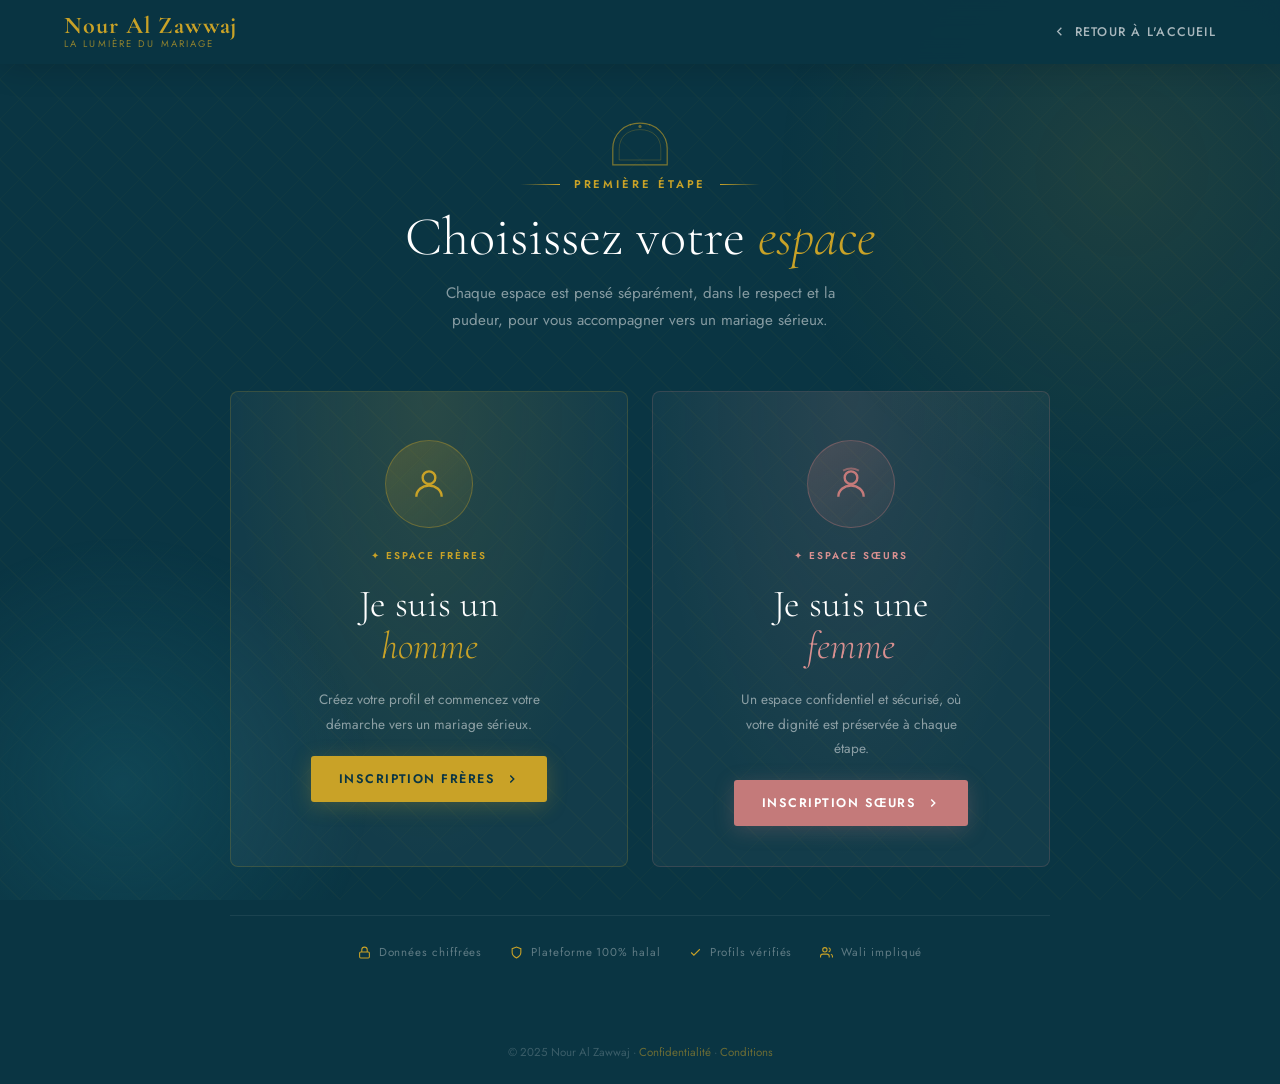
<file: choix.html>
<!DOCTYPE html>
<html lang="fr">
<head>
  <meta charset="UTF-8" />
  <meta name="viewport" content="width=device-width, initial-scale=1.0" />
  <title>Inscription – Nour Al Zawwaj</title>
  <link rel="preconnect" href="https://fonts.googleapis.com" />
  <link rel="preconnect" href="https://fonts.gstatic.com" crossorigin />
  <link href="https://fonts.googleapis.com/css2?family=Cormorant+Garamond:ital,wght@0,300;0,400;0,600;0,700;1,400&family=Jost:wght@300;400;500;600&display=swap" rel="stylesheet" />
  <style>
    :root {
      --petrol:   #0F4C5C;
      --petrol-d: #0a3543;
      --petrol-l: #1a6070;
      --gold:     #C9A227;
      --gold-l:   #e0b93a;
      --gold-d:   #a8851e;
      --rose:     #c47a7a;
      --rose-l:   #d99090;
      --rose-d:   #a85f5f;
      --white:    #FFFFFF;
      --grey:     #F5F5F5;
      --grey-mid: #e0e0e0;
      --text:     #1a2e35;
      --text-m:   #4a6570;
      --ff-display: 'Cormorant Garamond', Georgia, serif;
      --ff-body:    'Jost', system-ui, sans-serif;
      --ease-out: cubic-bezier(0.22, 1, 0.36, 1);
    }
    *, *::before, *::after { box-sizing: border-box; margin: 0; padding: 0; }
    html { scroll-behavior: smooth; }
    body {
      font-family: var(--ff-body);
      color: var(--text);
      background: var(--petrol-d);
      overflow-x: hidden;
      min-height: 100svh;
      display: flex;
      flex-direction: column;
    }
    a { text-decoration: none; color: inherit; }

    /* ── NAVBAR ── */
    #navbar {
      position: fixed; top: 0; left: 0; right: 0; z-index: 100;
      background: rgba(10,53,67,0.97);
      backdrop-filter: blur(12px);
      box-shadow: 0 2px 32px rgba(0,0,0,0.18);
      padding: 14px 0;
    }
    .nav-inner {
      width: min(1200px, 90vw); margin-inline: auto;
      display: flex; align-items: center; justify-content: space-between;
    }
    .nav-logo { display: flex; flex-direction: column; line-height: 1; }
    .nav-logo-name {
      font-family: var(--ff-display); font-size: 1.5rem; font-weight: 700;
      color: var(--gold); letter-spacing: 0.04em;
    }
    .nav-logo-tagline {
      font-size: 0.6rem; letter-spacing: 0.22em; text-transform: uppercase;
      color: rgba(201,162,39,0.7); margin-top: 2px;
    }
    .nav-back {
      display: inline-flex; align-items: center; gap: 8px;
      font-size: 0.78rem; font-weight: 500; letter-spacing: 0.1em;
      text-transform: uppercase; color: rgba(255,255,255,0.65);
      transition: color 0.25s;
    }
    .nav-back:hover { color: var(--gold); }
    .nav-back svg { width: 15px; height: 15px; }

    /* ── BACKGROUND ── */
    .page-bg {
      position: fixed; inset: 0; z-index: 0; overflow: hidden;
    }
    .page-bg::before {
      content: '';
      position: absolute; top: -20%; right: -15%;
      width: 700px; height: 700px; border-radius: 50%;
      background: radial-gradient(circle, rgba(201,162,39,0.1) 0%, transparent 70%);
    }
    .page-bg::after {
      content: '';
      position: absolute; bottom: -15%; left: -10%;
      width: 500px; height: 500px; border-radius: 50%;
      background: radial-gradient(circle, rgba(26,96,112,0.4) 0%, transparent 70%);
    }
    .page-lattice {
      position: absolute; inset: 0; opacity: 0.035;
      background-image:
        repeating-linear-gradient(45deg, var(--gold) 0, var(--gold) 1px, transparent 0, transparent 50%),
        repeating-linear-gradient(-45deg, var(--gold) 0, var(--gold) 1px, transparent 0, transparent 50%);
      background-size: 40px 40px;
    }

    /* ── MAIN ── */
    main {
      position: relative; z-index: 1;
      flex: 1;
      display: flex; flex-direction: column;
      align-items: center; justify-content: center;
      padding: 120px 24px 60px;
      min-height: 100svh;
    }

    /* Arch ornament */
    .hero-arch { width: 64px; opacity: 0.85; margin-bottom: 8px; }

    .page-eyebrow {
      font-size: 0.7rem; font-weight: 600; letter-spacing: 0.26em;
      text-transform: uppercase; color: var(--gold);
      display: flex; align-items: center; gap: 14px; margin-bottom: 16px;
    }
    .page-eyebrow::before, .page-eyebrow::after {
      content: ''; height: 1px; width: 40px;
      background: linear-gradient(90deg, transparent, var(--gold));
    }
    .page-eyebrow::after { background: linear-gradient(90deg, var(--gold), transparent); }

    .page-title {
      font-family: var(--ff-display);
      font-size: clamp(2.2rem, 5vw, 3.4rem);
      font-weight: 300; color: var(--white);
      line-height: 1.1; text-align: center; margin-bottom: 12px;
    }
    .page-title em { font-style: italic; color: var(--gold); }

    .page-sub {
      font-size: 0.95rem; color: rgba(255,255,255,0.5);
      max-width: 400px; text-align: center; line-height: 1.8; margin-bottom: 56px;
    }

    /* ── CARDS ── */
    .choice-grid {
      display: grid;
      grid-template-columns: 1fr 1fr;
      gap: 24px;
      width: min(820px, 100%);
    }
    @media (max-width: 600px) {
      .choice-grid { grid-template-columns: 1fr; gap: 16px; }
    }

    .choice-card {
      position: relative; overflow: hidden;
      border-radius: 8px;
      border: 1px solid rgba(255,255,255,0.08);
      background: rgba(255,255,255,0.04);
      padding: 48px 36px 40px;
      display: flex; flex-direction: column; align-items: center;
      text-align: center; gap: 20px;
      transition: transform 0.4s var(--ease-out), border-color 0.3s, background 0.3s, box-shadow 0.4s;
      cursor: pointer;
      text-decoration: none;
    }
    .choice-card::before {
      content: '';
      position: absolute; inset: 0;
      opacity: 0;
      transition: opacity 0.35s;
    }
    .choice-card:hover {
      transform: translateY(-8px);
      box-shadow: 0 32px 80px rgba(0,0,0,0.3);
    }

    /* Frères card */
    .card-homme {
      border-color: rgba(201,162,39,0.2);
    }
    .card-homme::before {
      background: radial-gradient(ellipse at top, rgba(201,162,39,0.12) 0%, transparent 70%);
    }
    .card-homme:hover {
      border-color: rgba(201,162,39,0.5);
      background: rgba(201,162,39,0.06);
    }
    .card-homme::before { opacity: 1; }

    /* Sœurs card */
    .card-femme {
      border-color: rgba(196,122,122,0.2);
    }
    .card-femme::before {
      background: radial-gradient(ellipse at top, rgba(196,122,122,0.12) 0%, transparent 70%);
    }
    .card-femme:hover {
      border-color: rgba(196,122,122,0.45);
      background: rgba(196,122,122,0.05);
    }
    .card-femme::before { opacity: 1; }

    .card-avatar {
      width: 88px; height: 88px; border-radius: 50%;
      display: flex; align-items: center; justify-content: center;
      position: relative; z-index: 1;
      transition: transform 0.35s var(--ease-out);
    }
    .choice-card:hover .card-avatar { transform: scale(1.06); }

    .card-avatar-homme {
      background: linear-gradient(135deg, rgba(201,162,39,0.2), rgba(201,162,39,0.06));
      border: 1.5px solid rgba(201,162,39,0.35);
      color: var(--gold);
    }
    .card-avatar-femme {
      background: linear-gradient(135deg, rgba(196,122,122,0.2), rgba(196,122,122,0.06));
      border: 1.5px solid rgba(196,122,122,0.35);
      color: var(--rose);
    }
    .card-avatar svg { width: 38px; height: 38px; }

    .card-badge {
      font-size: 0.62rem; font-weight: 600; letter-spacing: 0.2em;
      text-transform: uppercase; position: relative; z-index: 1;
    }
    .badge-homme { color: var(--gold); }
    .badge-femme { color: var(--rose-l); }

    .card-title {
      font-family: var(--ff-display);
      font-size: clamp(1.8rem, 3vw, 2.4rem);
      font-weight: 300; color: var(--white);
      line-height: 1.1; position: relative; z-index: 1;
    }
    .card-title em { font-style: italic; display: block; }
    .card-title-homme em { color: var(--gold); }
    .card-title-femme em { color: var(--rose-l); }

    .card-desc {
      font-size: 0.85rem; color: rgba(255,255,255,0.5);
      line-height: 1.8; max-width: 240px;
      position: relative; z-index: 1;
    }

    .card-btn {
      display: inline-flex; align-items: center; gap: 10px;
      padding: 14px 28px;
      font-size: 0.78rem; font-weight: 600; letter-spacing: 0.12em;
      text-transform: uppercase; border-radius: 3px;
      position: relative; z-index: 1;
      transition: transform 0.2s, box-shadow 0.25s, background 0.25s;
    }
    .card-btn svg { width: 14px; height: 14px; }

    .btn-homme {
      background: var(--gold); color: var(--petrol-d);
      box-shadow: 0 4px 20px rgba(201,162,39,0.25);
    }
    .btn-homme:hover {
      background: var(--gold-l);
      box-shadow: 0 8px 32px rgba(201,162,39,0.4);
      transform: translateY(-1px);
    }
    .btn-femme {
      background: var(--rose); color: var(--white);
      box-shadow: 0 4px 20px rgba(196,122,122,0.25);
    }
    .btn-femme:hover {
      background: var(--rose-l);
      box-shadow: 0 8px 32px rgba(196,122,122,0.35);
      transform: translateY(-1px);
    }

    /* divider between cards on mobile */
    .card-divider {
      display: none;
      align-items: center; gap: 16px;
      color: rgba(255,255,255,0.2); font-size: 0.7rem; letter-spacing: 0.14em;
      text-transform: uppercase;
    }
    .card-divider::before, .card-divider::after {
      content: ''; flex: 1; height: 1px;
      background: rgba(255,255,255,0.1);
    }
    @media (max-width: 600px) { .card-divider { display: flex; } }

    /* ── Trust strip ── */
    .trust-strip {
      display: flex; align-items: center; justify-content: center;
      gap: 28px; flex-wrap: wrap;
      margin-top: 48px;
      padding-top: 28px;
      border-top: 1px solid rgba(255,255,255,0.07);
      width: min(820px, 100%);
    }
    .trust-item {
      display: flex; align-items: center; gap: 8px;
      font-size: 0.72rem; letter-spacing: 0.08em;
      color: rgba(255,255,255,0.35);
    }
    .trust-item svg { width: 13px; height: 13px; color: var(--gold); }

    /* ── Scroll reveal ── */
    .reveal { opacity: 0; transform: translateY(24px); transition: opacity 0.6s var(--ease-out), transform 0.6s var(--ease-out); }
    .reveal.visible { opacity: 1; transform: translateY(0); }
    .reveal-delay-1 { transition-delay: 0.1s; }
    .reveal-delay-2 { transition-delay: 0.2s; }
    .reveal-delay-3 { transition-delay: 0.3s; }
    .reveal-delay-4 { transition-delay: 0.4s; }
    @media (prefers-reduced-motion: reduce) { .reveal { opacity: 1; transform: none; transition: none; } }

    /* Footer */
    footer {
      position: relative; z-index: 1;
      text-align: center; padding: 24px;
      font-size: 0.72rem; color: rgba(255,255,255,0.2);
    }
    footer a { color: rgba(201,162,39,0.5); transition: color 0.2s; }
    footer a:hover { color: var(--gold); }
  </style>
</head>
<body>

<nav id="navbar">
  <div class="nav-inner">
    <a href="index.html" class="nav-logo">
      <span class="nav-logo-name">Nour Al Zawwaj</span>
      <span class="nav-logo-tagline">La lumière du mariage</span>
    </a>
    <a href="index.html" class="nav-back">
      <svg viewBox="0 0 24 24" fill="none" stroke="currentColor" stroke-width="2"><polyline points="15 18 9 12 15 6"/></svg>
      Retour à l'accueil
    </a>
  </div>
</nav>

<div class="page-bg"><div class="page-lattice"></div></div>

<main>
  <!-- Arch ornament -->
  <svg class="hero-arch reveal" viewBox="0 0 80 60" fill="none" xmlns="http://www.w3.org/2000/svg">
    <path d="M40 4 C20 4 6 18 6 36 L6 56 L74 56 L74 36 C74 18 60 4 40 4Z" stroke="#C9A227" stroke-width="1.5" fill="none" stroke-opacity="0.6"/>
    <path d="M40 12 C24 12 14 22 14 36 L14 50 L66 50 L66 36 C66 22 56 12 40 12Z" stroke="#C9A227" stroke-width="1" fill="none" stroke-opacity="0.3"/>
    <circle cx="40" cy="8" r="2" fill="#C9A227" fill-opacity="0.5"/>
    <circle cx="28" cy="6" r="1.2" fill="#C9A227" fill-opacity="0.3"/>
    <circle cx="52" cy="6" r="1.2" fill="#C9A227" fill-opacity="0.3"/>
  </svg>

  <p class="page-eyebrow reveal reveal-delay-1">Première étape</p>

  <h1 class="page-title reveal reveal-delay-2">
    Choisissez votre <em>espace</em>
  </h1>

  <p class="page-sub reveal reveal-delay-3">
    Chaque espace est pensé séparément, dans le respect et la pudeur, pour vous accompagner vers un mariage sérieux.
  </p>

  <div class="choice-grid">

    <!-- Homme -->
    <a href="inscription-homme.html" class="choice-card card-homme reveal reveal-delay-3">
      <div class="card-avatar card-avatar-homme">
        <svg viewBox="0 0 24 24" fill="none" stroke="currentColor" stroke-width="1.5">
          <circle cx="12" cy="8" r="4"/>
          <path d="M4 20c0-4 3.6-7 8-7s8 3 8 7"/>
        </svg>
      </div>
      <span class="card-badge badge-homme">✦ Espace Frères</span>
      <h2 class="card-title card-title-homme">
        Je suis un<em>homme</em>
      </h2>
      <p class="card-desc">
        Créez votre profil et commencez votre démarche vers un mariage sérieux.
      </p>
      <span class="card-btn btn-homme">
        Inscription Frères
        <svg viewBox="0 0 24 24" fill="none" stroke="currentColor" stroke-width="2.5"><polyline points="9 18 15 12 9 6"/></svg>
      </span>
    </a>

    <div class="card-divider reveal reveal-delay-3">ou</div>

    <!-- Femme -->
    <a href="inscription-femme.html" class="choice-card card-femme reveal reveal-delay-4">
      <div class="card-avatar card-avatar-femme">
        <svg viewBox="0 0 24 24" fill="none" stroke="currentColor" stroke-width="1.5">
          <circle cx="12" cy="8" r="4"/>
          <path d="M4 20c0-4 3.6-7 8-7s8 3 8 7"/>
          <path d="M7 3.5 Q12 1 17 3.5" stroke-width="1.2" stroke-opacity="0.6"/>
        </svg>
      </div>
      <span class="card-badge badge-femme">✦ Espace Sœurs</span>
      <h2 class="card-title card-title-femme">
        Je suis une<em>femme</em>
      </h2>
      <p class="card-desc">
        Un espace confidentiel et sécurisé, où votre dignité est préservée à chaque étape.
      </p>
      <span class="card-btn btn-femme">
        Inscription Sœurs
        <svg viewBox="0 0 24 24" fill="none" stroke="currentColor" stroke-width="2.5"><polyline points="9 18 15 12 9 6"/></svg>
      </span>
    </a>

  </div>

  <div class="trust-strip reveal reveal-delay-4">
    <div class="trust-item">
      <svg viewBox="0 0 24 24" fill="none" stroke="currentColor" stroke-width="2"><rect x="3" y="11" width="18" height="11" rx="2"/><path d="M7 11V7a5 5 0 0 1 10 0v4"/></svg>
      Données chiffrées
    </div>
    <div class="trust-item">
      <svg viewBox="0 0 24 24" fill="none" stroke="currentColor" stroke-width="2"><path d="M12 22s8-4 8-10V5l-8-3-8 3v7c0 6 8 10 8 10z"/></svg>
      Plateforme 100% halal
    </div>
    <div class="trust-item">
      <svg viewBox="0 0 24 24" fill="none" stroke="currentColor" stroke-width="2"><polyline points="20 6 9 17 4 12"/></svg>
      Profils vérifiés
    </div>
    <div class="trust-item">
      <svg viewBox="0 0 24 24" fill="none" stroke="currentColor" stroke-width="2"><path d="M17 21v-2a4 4 0 0 0-4-4H5a4 4 0 0 0-4 4v2"/><circle cx="9" cy="7" r="4"/><path d="M23 21v-2a4 4 0 0 0-3-3.87"/><path d="M16 3.13a4 4 0 0 1 0 7.75"/></svg>
      Wali impliqué
    </div>
  </div>
</main>

<footer>
  © 2025 Nour Al Zawwaj · <a href="#">Confidentialité</a> · <a href="#">Conditions</a>
</footer>

<script>
  const revealEls = document.querySelectorAll('.reveal');
  const obs = new IntersectionObserver(entries => {
    entries.forEach(e => { if (e.isIntersecting) { e.target.classList.add('visible'); obs.unobserve(e.target); } });
  }, { threshold: 0.1 });
  revealEls.forEach(el => obs.observe(el));
</script>
</body>
</html>
</file>
